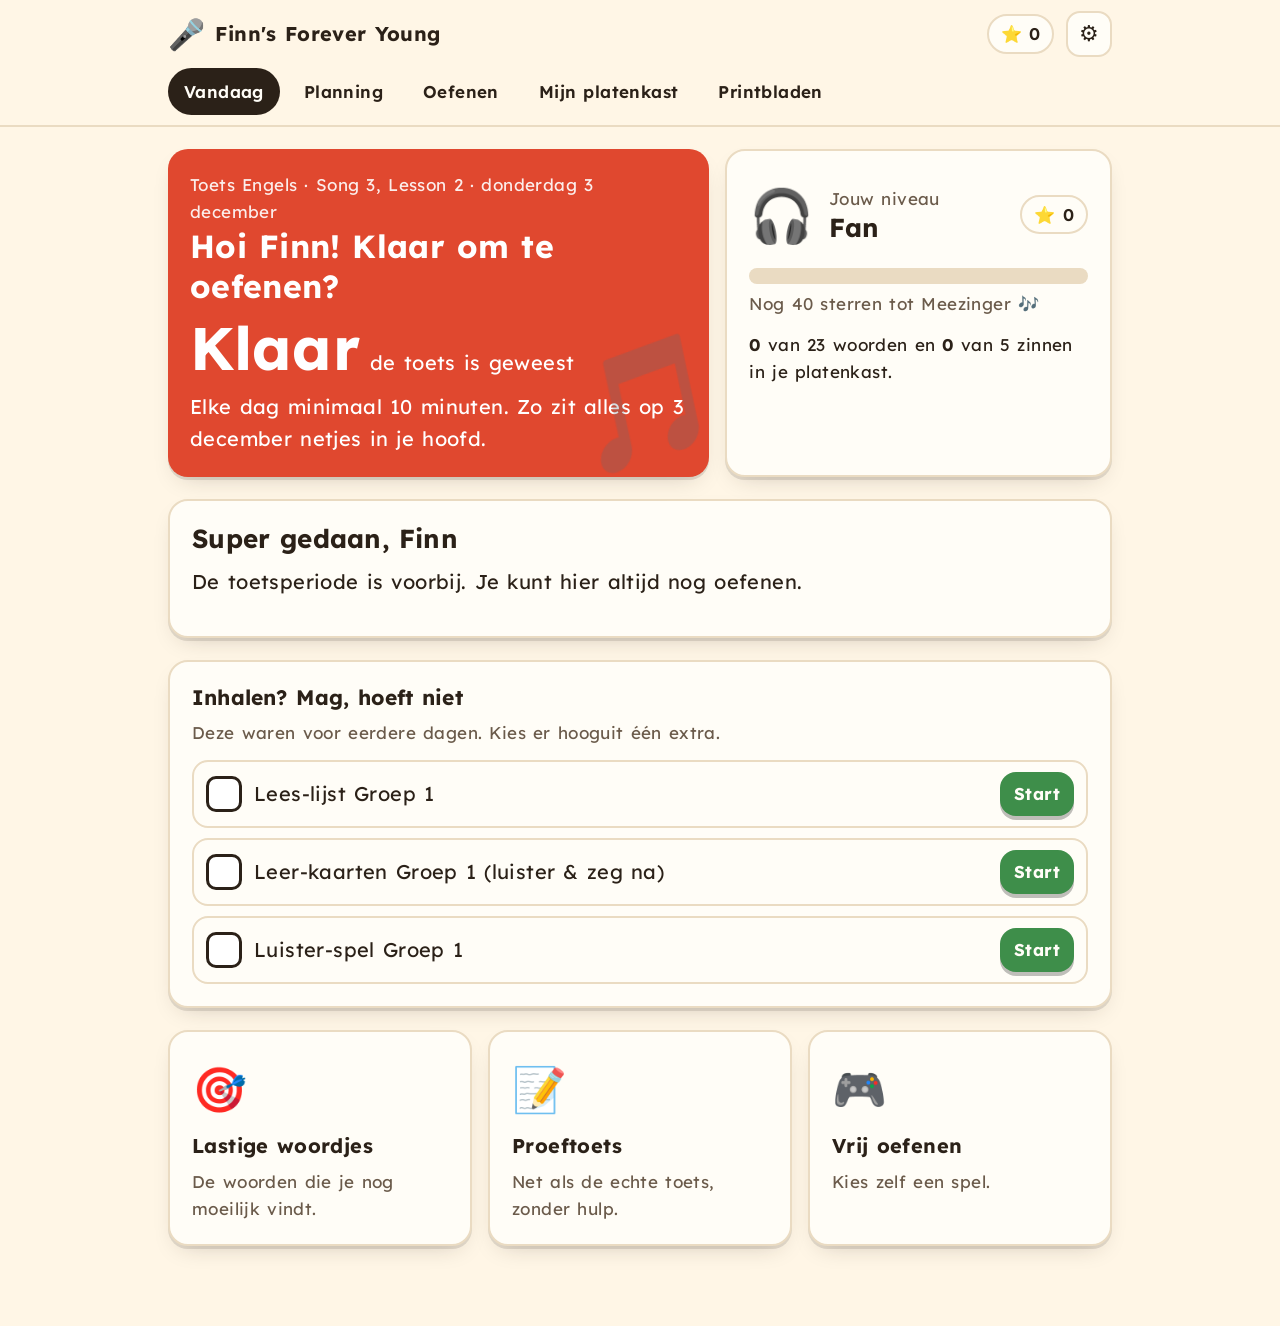
<file: index.html>
<!doctype html>
<html lang="nl">
<head>
<meta charset="utf-8">
<meta name="viewport" content="width=device-width,initial-scale=1">
<title>Finn's Forever Young – oefenen voor de toets</title>
<link rel="preconnect" href="https://fonts.googleapis.com">
<link rel="preconnect" href="https://fonts.gstatic.com" crossorigin>
<link href="https://fonts.googleapis.com/css2?family=Lexend:wght@400;500;600;700;800&display=swap" rel="stylesheet">
<link rel="stylesheet" href="styles.css">
<link rel="icon" href="data:image/svg+xml,<svg xmlns='http://www.w3.org/2000/svg' viewBox='0 0 100 100'><text y='.9em' font-size='90'>🎵</text></svg>">
</head>
<body>
<header class="top">
  <div class="in">
    <a class="brand" href="#home"><span class="hat" aria-hidden="true">🎤</span><span>Finn's Forever Young</span></a>
    <span class="pill" title="Sterren"><span aria-hidden="true">⭐</span><span id="starCount">0</span></span>
    <button class="iconbtn" id="setBtn" aria-label="Instellingen">⚙️</button>
  </div>
  <nav class="tabs" id="tabs">
    <a href="#home" data-t="home">Vandaag</a>
    <a href="#plan" data-t="plan">Planning</a>
    <a href="#modes" data-t="modes">Oefenen</a>
    <a href="#shelf" data-t="shelf">Mijn platenkast</a>
    <a href="print.html" target="_blank" rel="noopener">Printbladen</a>
  </nav>
</header>
<main class="wrap" id="app" aria-live="polite"></main>

<div class="modal" id="settings" role="dialog" aria-modal="true" aria-labelledby="setTitle">
  <div class="card">
    <h2 id="setTitle">Instellingen</h2>
    <div class="set"><span>Letters</span><div class="seg" data-k="big"><button data-v="0">Normaal</button><button data-v="1">Groot</button></div></div>
    <div class="set"><span>Voorleessnelheid</span><div class="seg" data-k="rate"><button data-v="0.6">Slak</button><button data-v="0.8">Rustig</button><button data-v="1">Normaal</button></div></div>
    <div class="set"><span>Engelse stem</span><select id="voiceSel"></select></div>
    <div class="set"><span>Opdrachten voorlezen (NL)</span><div class="seg" data-k="readNl"><button data-v="1">Aan</button><button data-v="0">Uit</button></div></div>
    <div class="set"><span>Plaatjes bij woorden</span><div class="seg" data-k="pics"><button data-v="1">Aan</button><button data-v="0">Uit</button></div></div>
    <div class="set"><span>Geluidjes</span><div class="seg" data-k="sfx"><button data-v="1">Aan</button><button data-v="0">Uit</button></div></div>
    <p class="small muted" style="margin-top:12px" id="persistNote"></p>
    <p class="small" style="margin-top:4px"><a href="#shelf" id="toSync" style="color:var(--sky);font-weight:700">Voortgang meenemen naar tablet of laptop →</a></p>
    <div class="row" style="justify-content:space-between">
      <button class="btn ghost" id="resetBtn">Alles opnieuw beginnen</button>
      <button class="btn" id="closeSet">Klaar</button>
    </div>
  </div>
</div>
<canvas id="confetti"></canvas>
<script src="data.js"></script>
<script src="storage.js"></script>
<script src="app.js"></script>
</body>
</html>
</file>
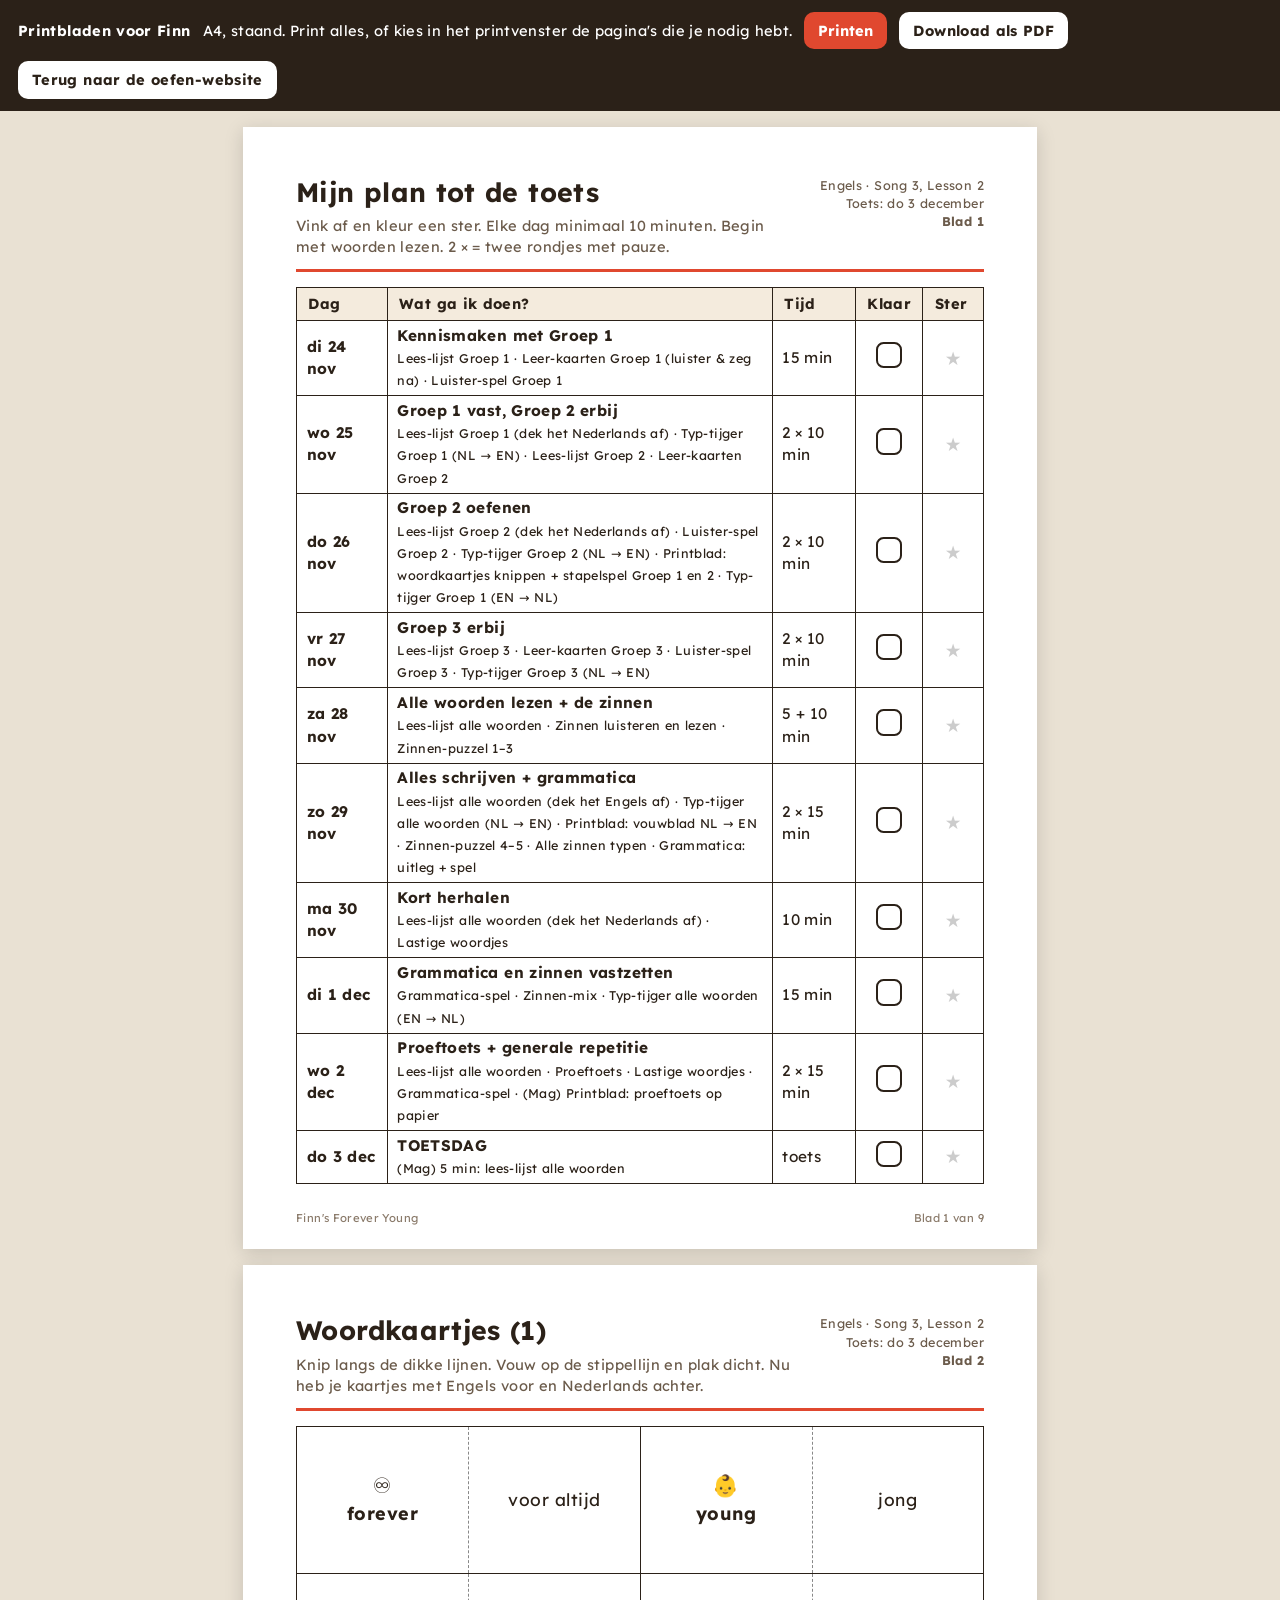
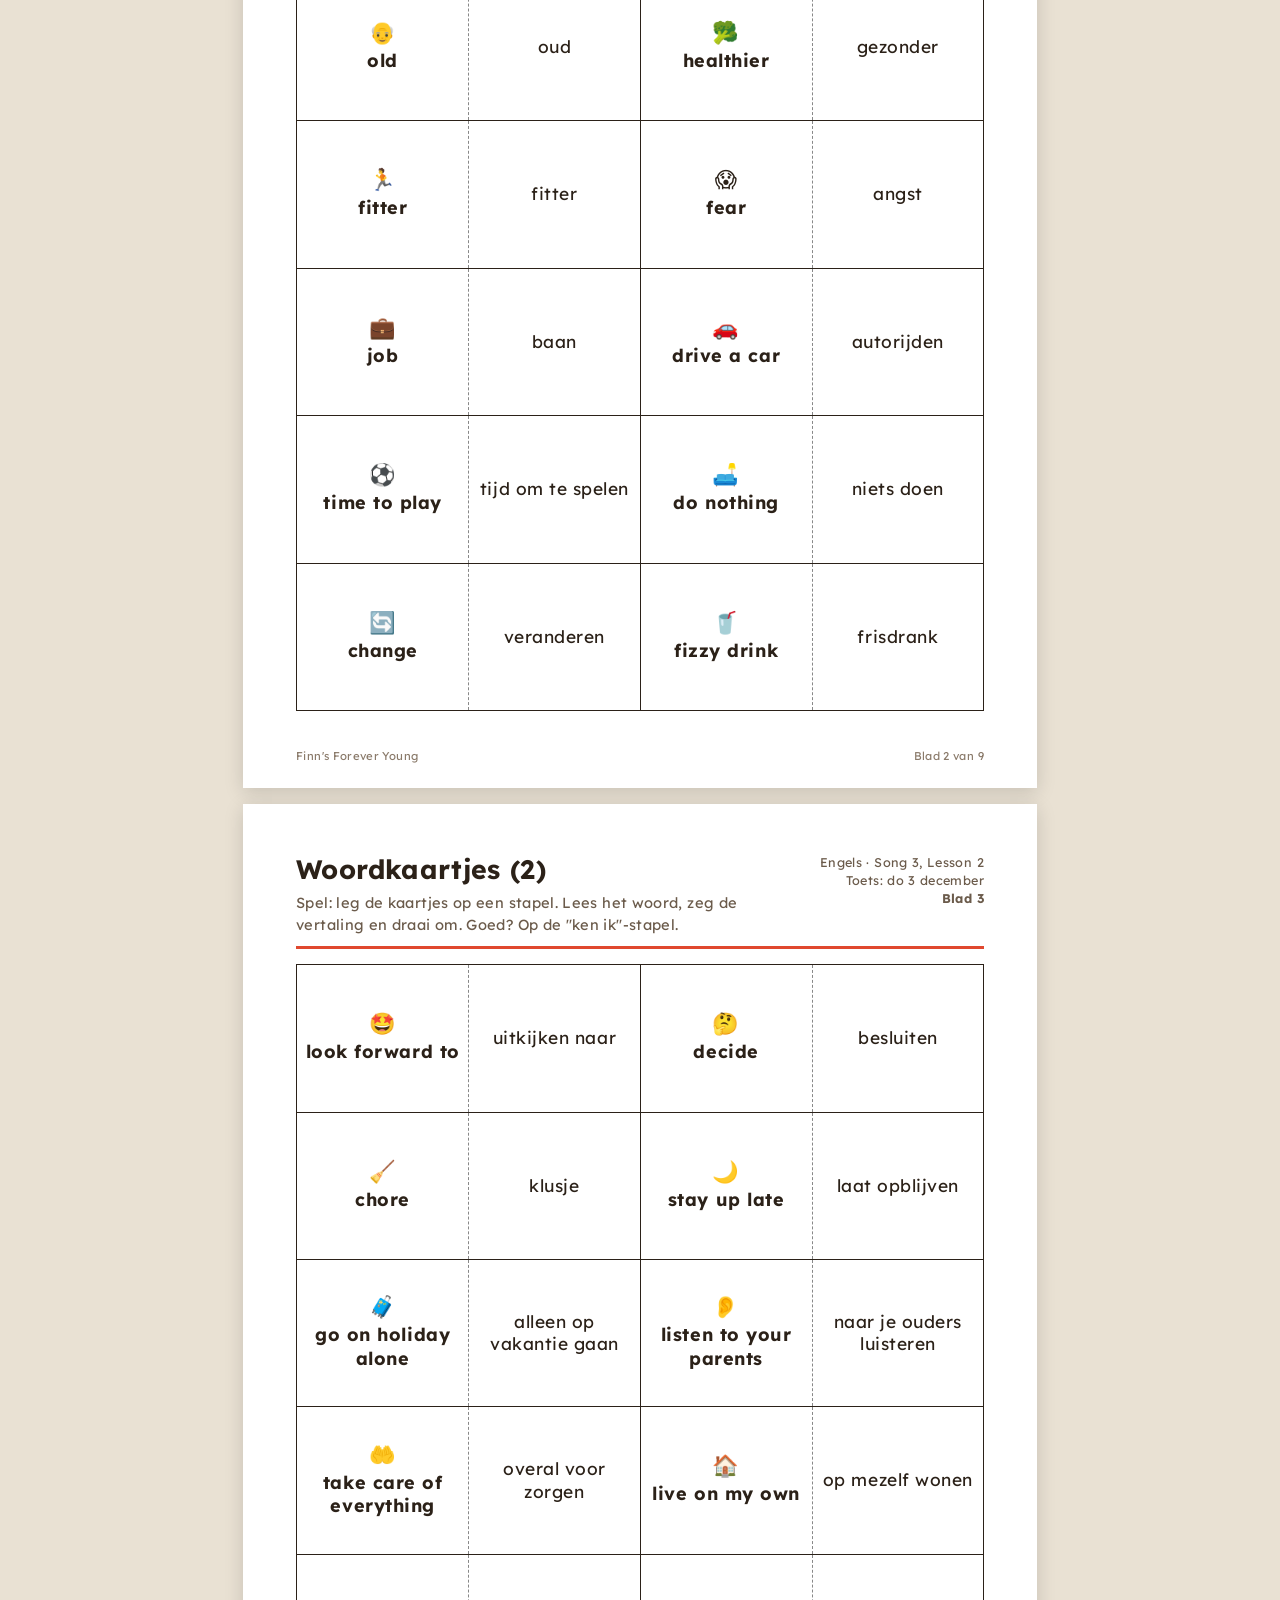
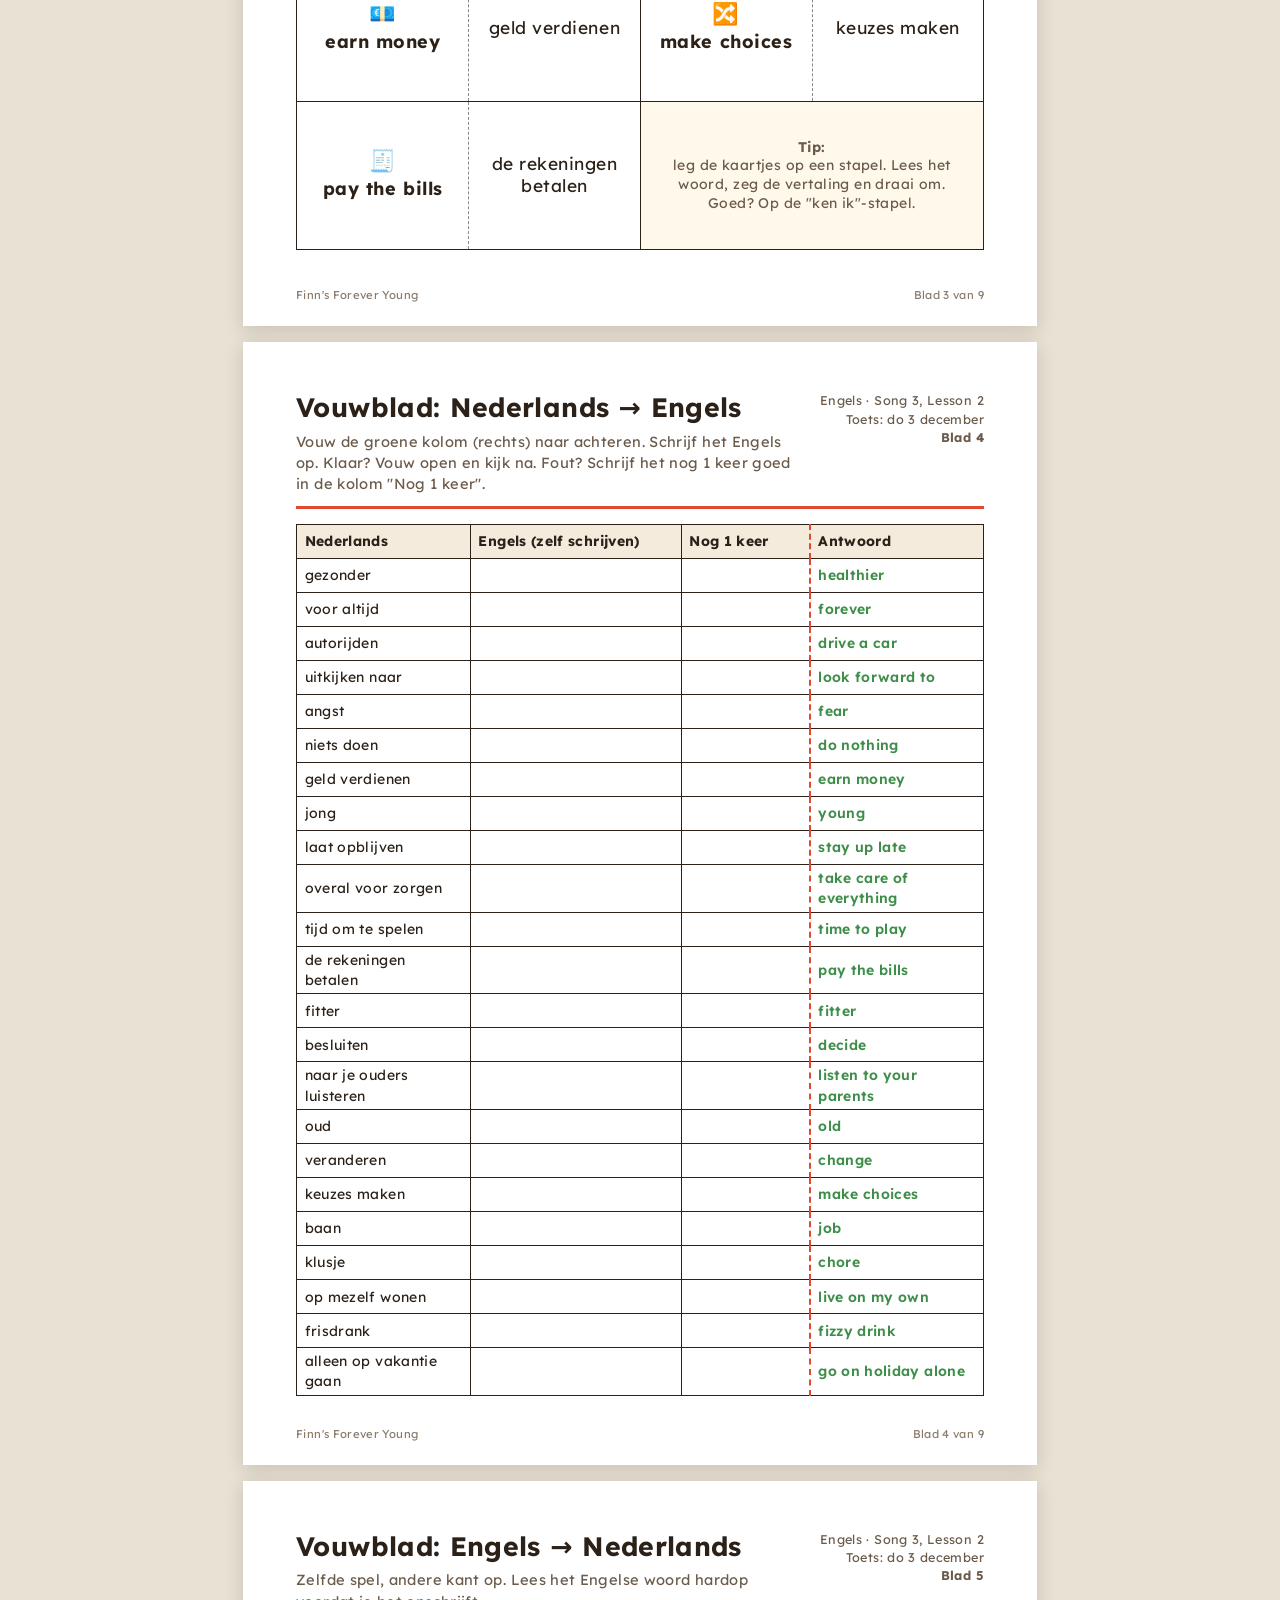
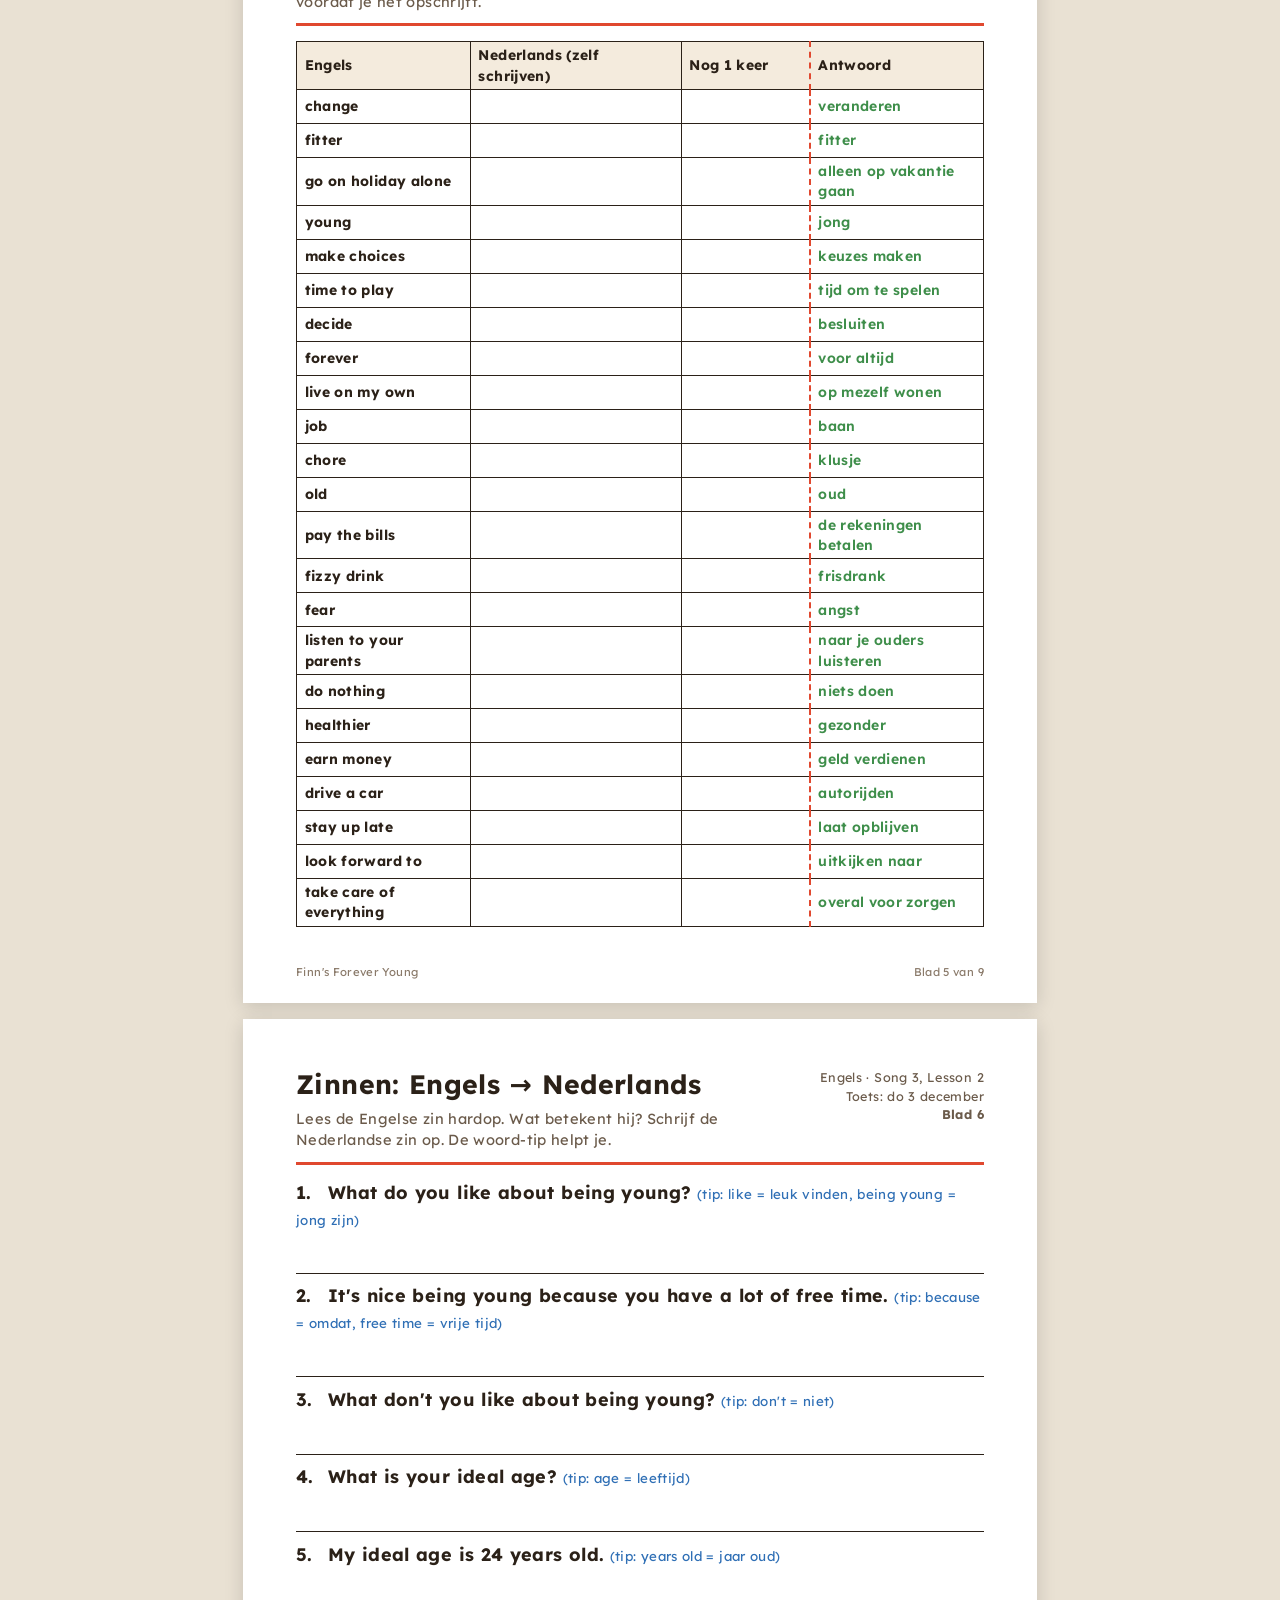
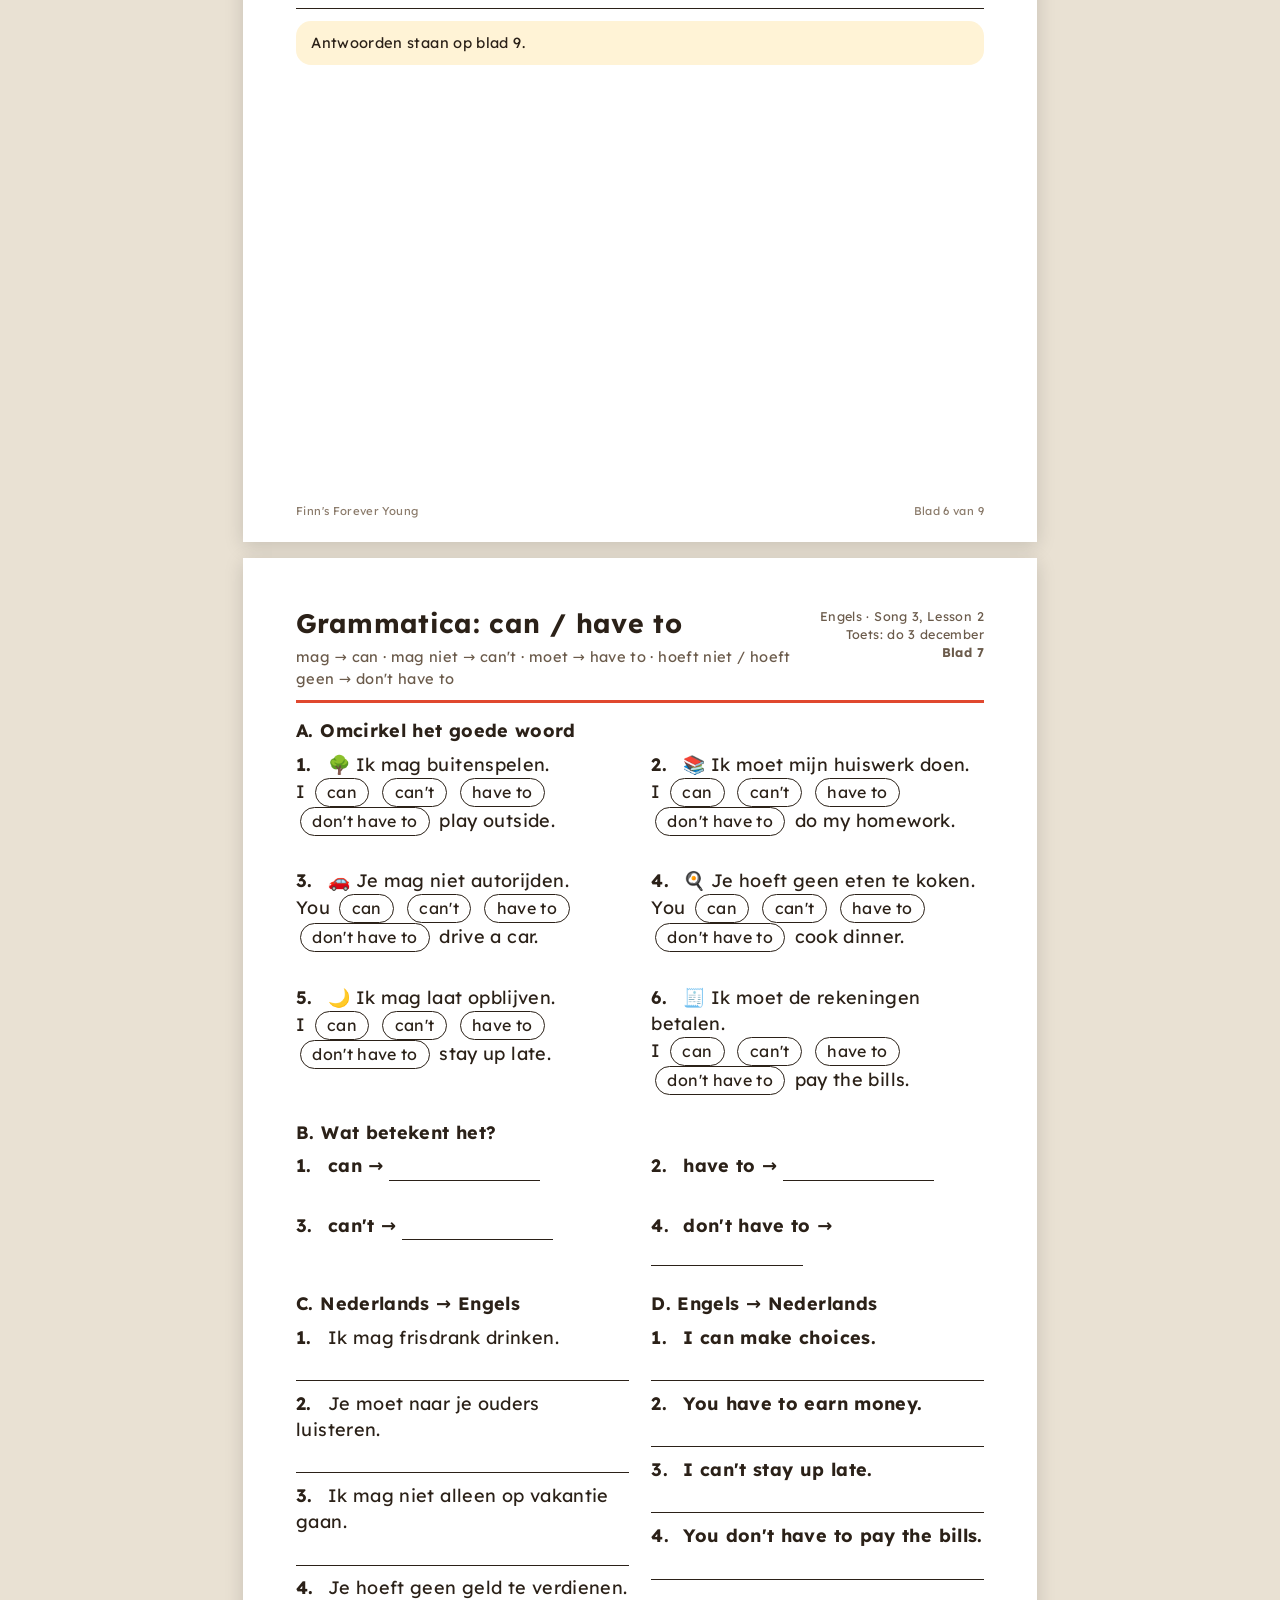
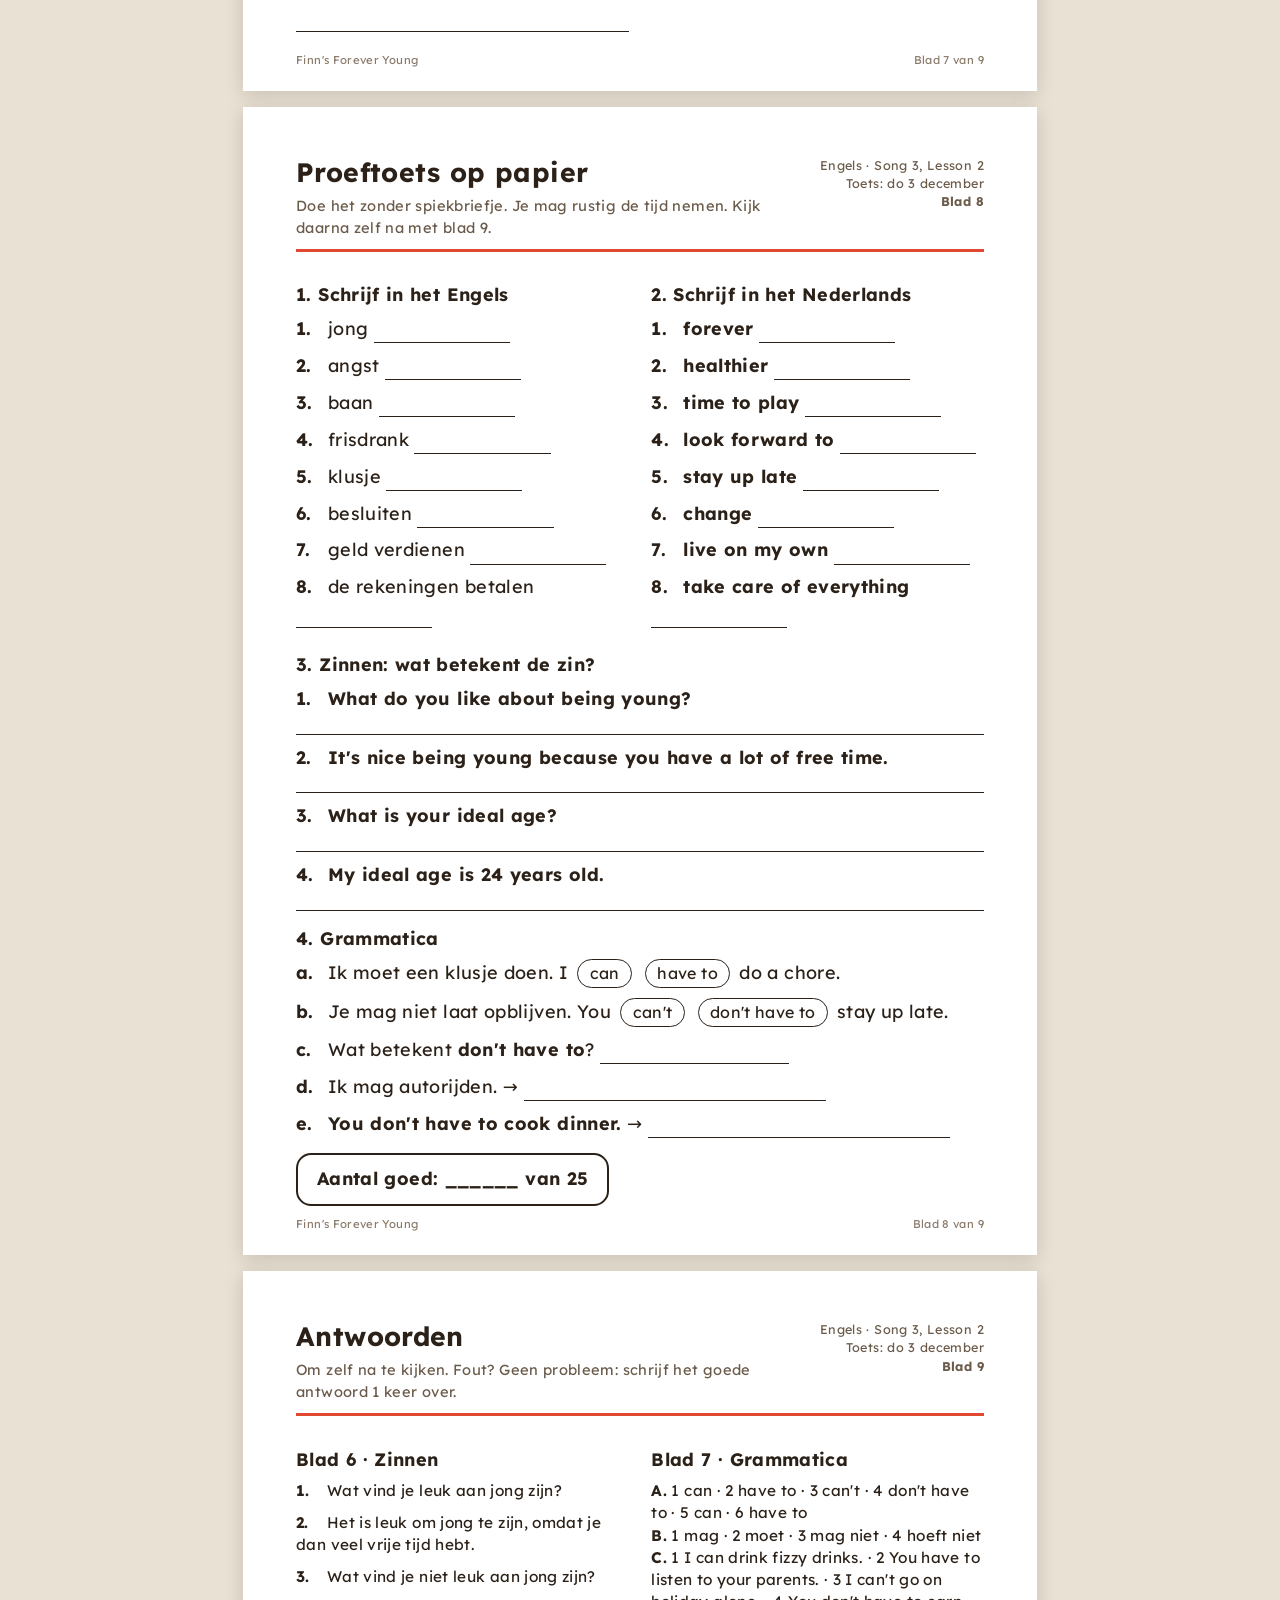
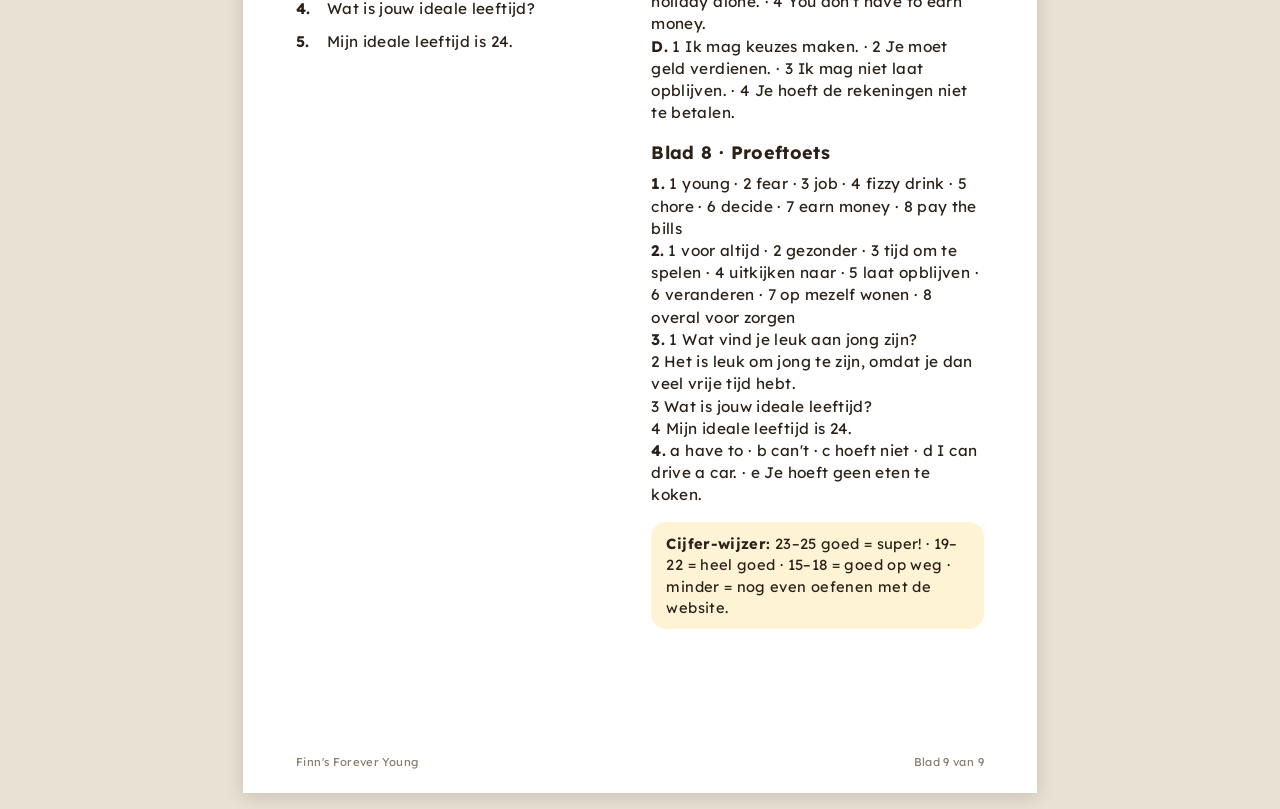
<file: print.html>
<!doctype html>
<html lang="nl">
<head>
<meta charset="utf-8">
<meta name="viewport" content="width=device-width,initial-scale=1">
<title>Printbladen – Finn's Forever Young</title>
<link rel="preconnect" href="https://fonts.googleapis.com">
<link rel="preconnect" href="https://fonts.gstatic.com" crossorigin>
<link href="https://fonts.googleapis.com/css2?family=Lexend:wght@400;600;700&display=swap" rel="stylesheet">
<style>
@page{size:A4;margin:13mm 14mm}
*{box-sizing:border-box}
body{font-family:'Lexend',system-ui,sans-serif;color:#2B2118;margin:0;background:#E9E1D3;letter-spacing:.02em;line-height:1.45;font-size:13.5pt}
.bar{position:sticky;top:0;background:#2B2118;color:#fff;padding:12px 18px;display:flex;gap:12px;align-items:center;flex-wrap:wrap;z-index:5;font-size:11pt}
.bar button,.bar a{font:inherit;font-weight:700;background:#E0482F;color:#fff;border:0;border-radius:10px;padding:8px 14px;cursor:pointer;text-decoration:none}
.bar a{background:#fff;color:#2B2118}
.page{width:210mm;min-height:297mm;margin:16px auto;background:#fff;padding:13mm 14mm;box-shadow:0 4px 18px rgba(0,0,0,.15);position:relative;overflow:hidden}
@media print{body{background:#fff;font-size:12.5pt}.bar{display:none}.page{margin:0;box-shadow:none;width:auto;min-height:0;padding:0;page-break-after:always;break-after:page}.page:last-child{page-break-after:auto;break-after:auto}}
h1{font-size:20pt;margin:0 0 2mm;line-height:1.2}
h2{font-size:13.5pt;margin:4mm 0 2mm}
.sub{color:#6B5B4B;font-size:11pt;margin:0 0 4mm}
.head{display:flex;justify-content:space-between;align-items:flex-start;border-bottom:3px solid #E0482F;padding-bottom:3mm;margin-bottom:4mm}
.head .nm{font-size:9.5pt;color:#6B5B4B;text-align:right;white-space:nowrap;padding-left:6mm}
.tip{background:#FFF3D6;border-radius:4mm;padding:3mm 4mm;font-size:11pt;margin:3mm 0}
table{width:100%;border-collapse:collapse}
table.vb td,table.vb th{padding:.8mm 2mm;font-size:10.5pt;height:9mm}
td,th{border:1.5px solid #2B2118;padding:1.4mm 3mm;vertical-align:middle;text-align:left}
th{background:#F4EBDD;font-size:11pt}
.wline{height:11mm}
.plan td{padding:1mm 2.5mm}
.fold{border-left:2.5px dashed #E0482F!important}
.ans{color:#3E8E4A;font-weight:600}
.chk{width:7mm;height:7mm;border:2px solid #2B2118;border-radius:2mm;display:inline-block}
.cards{display:grid;grid-template-columns:1fr 1fr;border-top:1.5px solid #2B2118;border-left:1.5px solid #2B2118}
.fc{display:grid;grid-template-columns:1fr 1fr;border-right:1.5px solid #2B2118;border-bottom:1.5px solid #2B2118;height:39mm;break-inside:avoid;page-break-inside:avoid}
.fc>div{display:flex;flex-direction:column;align-items:center;justify-content:center;text-align:center;padding:2.5mm 2mm;line-height:1.3;letter-spacing:.03em}
.fc .en{font-weight:700;font-size:13.5pt}
.fc .nl{font-size:13pt;border-left:1.5px dashed #888}
.fc .pic{font-size:16pt;line-height:1;margin-bottom:1.5mm}
.fc .lab{display:none}
.fc.empty{background:#FFF9EC}
.fc.empty>div{grid-column:1 / -1;font-size:10.5pt;color:#6B5B4B;padding:3mm 4mm;line-height:1.35}
.lines{border-bottom:1.5px solid #2B2118;height:11mm}
.q{margin:0 0 2.6mm}
.num{display:inline-block;width:7mm;font-weight:700}
.circle{display:inline-block;border:1.5px solid #2B2118;border-radius:99px;padding:.5mm 3mm;margin:0 1mm;font-size:12pt}
.two{display:grid;grid-template-columns:1fr 1fr;gap:6mm}
.score{border:2px solid #2B2118;border-radius:4mm;padding:3mm 5mm;display:inline-block;font-weight:700}
.foot{position:absolute;bottom:6mm;left:14mm;right:14mm;font-size:8.5pt;color:#8a7a6a;display:flex;justify-content:space-between}
@media print{.foot{display:none}}
.star{font-size:14pt;color:#ccc}
</style>
</head>
<body>
<div class="bar"><b>Printbladen voor Finn</b><span>A4, staand. Print alles, of kies in het printvenster de pagina's die je nodig hebt.</span><button onclick="print()">Printen</button><a href="Printbladen_Finn_Forever_Young.pdf" download>Download als PDF</a><a href="index.html">Terug naar de oefen-website</a></div>
<div id="pages"></div>
<script src="data.js"></script>
<script>
const L = LESSON, P = PLAN;
const esc = s => String(s).replace(/[&<>"]/g, c => ({'&':'&amp;','<':'&lt;','>':'&gt;','"':'&quot;'}[c]));
const head = (t, s, n) => `<div class="head"><div><h1>${t}</h1><p class="sub" style="margin:0">${s}</p></div><div class="nm">Engels · Song 3, Lesson 2<br>Toets: do 3 december<br><b>Blad ${n}</b></div></div>`;
const pages = [];

// 1 Planning
pages.push(`${head('Mijn plan tot de toets', 'Vink af en kleur een ster. Elke dag minimaal 10 minuten. Begin met woorden lezen. 2 × = twee rondjes met pauze.', 1)}
<table class="plan" style="font-size:11.5pt"><tr><th style="width:24mm">Dag</th><th>Wat ga ik doen?</th><th style="width:22mm">Tijd</th><th style="width:16mm">Klaar</th><th style="width:16mm">Ster</th></tr>
${P.map(d => `<tr><td><b>${esc(d.day)}</b></td><td><b>${esc(d.title)}</b><br><span style="font-size:9.5pt">${d.tasks.map(t => esc(t.text)).join(' · ')}</span></td><td>${d.test ? 'toets' : d.r2 ? (d.r1 === d.r2 ? '2 × ' + d.r1 : d.r1 + ' + ' + d.r2) + ' min' : d.min + ' min'}</td><td style="text-align:center"><span class="chk"></span></td><td style="text-align:center"><span class="star">★</span></td></tr>`).join('')}
</table>
`);

// 2-3 Woordkaartjes (12 op blad 2, 11 + tip op blad 3, vierkante vakjes)
const cardsHtml = ws => `<div class="cards">${ws.map(w => `<div class="fc"><div><span class="pic">${w.pic}</span><span class="en">${esc(w.en)}</span></div><div class="nl"><span>${esc(w.nl)}</span></div></div>`).join('')}${ws.length % 2 ? `<div class="fc empty"><div><b>Tip:</b> leg de kaartjes op een stapel. Lees het woord, zeg de vertaling en draai om. Goed? Op de "ken ik"-stapel.</div></div>` : ''}</div>`;
pages.push(`${head('Woordkaartjes (1)', 'Knip langs de dikke lijnen. Vouw op de stippellijn en plak dicht. Nu heb je kaartjes met Engels voor en Nederlands achter.', 2)}${cardsHtml(L.words.slice(0, 12))}`);
pages.push(`${head('Woordkaartjes (2)', 'Spel: leg de kaartjes op een stapel. Lees het woord, zeg de vertaling en draai om. Goed? Op de "ken ik"-stapel.', 3)}${cardsHtml(L.words.slice(12))}`);

// 4 Vouwblad NL->EN
const order1 = [3,0,7,12,5,9,20,1,15,18,8,22,4,13,17,2,10,21,6,14,19,11,16];
pages.push(`${head('Vouwblad: Nederlands → Engels', 'Vouw de groene kolom (rechts) naar achteren. Schrijf het Engels op. Klaar? Vouw open en kijk na. Fout? Schrijf het nog 1 keer goed in de kolom "Nog 1 keer".', 4)}
<table class="vb"><tr><th style="width:46mm">Nederlands</th><th>Engels (zelf schrijven)</th><th style="width:34mm">Nog 1 keer</th><th class="fold" style="width:46mm">Antwoord</th></tr>
${order1.map(i => L.words[i]).map(w => `<tr><td>${esc(w.nl)}</td><td></td><td></td><td class="fold ans">${esc(w.en)}</td></tr>`).join('')}</table>`);

// 5 Vouwblad EN->NL
const order2 = [10,4,16,1,21,8,13,0,19,6,14,2,22,11,5,17,9,3,20,7,15,12,18];
pages.push(`${head('Vouwblad: Engels → Nederlands', 'Zelfde spel, andere kant op. Lees het Engelse woord hardop voordat je het opschrijft.', 5)}
<table class="vb"><tr><th style="width:46mm">Engels</th><th>Nederlands (zelf schrijven)</th><th style="width:34mm">Nog 1 keer</th><th class="fold" style="width:46mm">Antwoord</th></tr>
${order2.map(i => L.words[i]).map(w => `<tr><td><b>${esc(w.en)}</b></td><td></td><td></td><td class="fold ans">${esc(w.nl)}</td></tr>`).join('')}</table>`);

// 6 Zinnen
pages.push(`${head('Zinnen: Engels → Nederlands', 'Lees de Engelse zin hardop. Wat betekent hij? Schrijf de Nederlandse zin op. De woord-tip helpt je.', 6)}
${L.phrases.map((p, i) => `<div class="q"><span class="num">${i + 1}.</span> <b>${esc(p.en)}</b> <span style="font-size:10pt;color:#2F6FB5">(tip: ${esc(p.tip)})</span><div class="lines"></div></div>`).join('')}
<div class="tip">Antwoorden staan op blad 9.</div>`);

// 7 Grammatica
const ln = w => `<span style="display:inline-block;width:${w}mm;border-bottom:1.5px solid #2B2118">&nbsp;</span>`;
const gA = [['🌳','Ik mag buitenspelen.','I ____ play outside.'],['📚','Ik moet mijn huiswerk doen.','I ____ do my homework.'],['🚗','Je mag niet autorijden.','You ____ drive a car.'],['🍳','Je hoeft geen eten te koken.','You ____ cook dinner.'],['🌙','Ik mag laat opblijven.','I ____ stay up late.'],['🧾','Ik moet de rekeningen betalen.','I ____ pay the bills.']];
pages.push(`${head('Grammatica: can / have to', "mag → can · mag niet → can't · moet → have to · hoeft niet / hoeft geen → don't have to", 7)}
<h2>A. Omcirkel het goede woord</h2>
<div class="two">${gA.map((g, i) => `<div class="q"><span class="num">${i + 1}.</span> ${g[0]} ${g[1]}<br>${g[2].replace('____', '<span class="circle">can</span> <span class="circle">can\'t</span> <span class="circle">have to</span> <span class="circle">don\'t have to</span>')}</div>`).join('')}</div>
<h2>B. Wat betekent het?</h2>
<div class="two">${['can →','have to →',"can't →","don't have to →"].map((x,i)=>`<div class="q"><span class="num">${i+1}.</span> <b>${x}</b> ${ln(40)}</div>`).join('')}</div>
<div class="two"><div><h2>C. Nederlands → Engels</h2>
${['Ik mag frisdrank drinken.','Je moet naar je ouders luisteren.','Ik mag niet alleen op vakantie gaan.','Je hoeft geen geld te verdienen.'].map((s,i)=>`<div class="q"><span class="num">${i+1}.</span> ${s}<div class="lines" style="height:8mm"></div></div>`).join('')}</div><div>
<h2>D. Engels → Nederlands</h2>
${["I can make choices.","You have to earn money.","I can't stay up late.","You don't have to pay the bills."].map((s,i)=>`<div class="q"><span class="num">${i+1}.</span> <b>${s}</b><div class="lines" style="height:8mm"></div></div>`).join('')}</div></div>`);

// 8 Proeftoets
const tNE = ['young','fear','job','fizzy','chore','decide','earn','bills'].map(id => L.words.find(w => w.id === id));
const tEN = ['forever','healthier','timetoplay','lookfwd','stayup','change','liveown','takecare'].map(id => L.words.find(w => w.id === id));
const tP = [L.phrases[0], L.phrases[1], L.phrases[3], L.phrases[4]];
pages.push(`${head('Proeftoets op papier', 'Doe het zonder spiekbriefje. Je mag rustig de tijd nemen. Kijk daarna zelf na met blad 9.', 8)}
<div class="two"><div><h2>1. Schrijf in het Engels</h2>${tNE.map((w,i)=>`<div class="q"><span class="num">${i+1}.</span> ${esc(w.nl)} ${ln(36)}</div>`).join('')}</div>
<div><h2>2. Schrijf in het Nederlands</h2>${tEN.map((w,i)=>`<div class="q"><span class="num">${i+1}.</span> <b>${esc(w.en)}</b> ${ln(36)}</div>`).join('')}</div></div>
<h2>3. Zinnen: wat betekent de zin?</h2>${tP.map((p,i)=>`<div class="q"><span class="num">${i+1}.</span> <b>${esc(p.en)}</b><div class="lines" style="height:6mm"></div></div>`).join('')}
<h2>4. Grammatica</h2>
<div class="q"><span class="num">a.</span> Ik moet een klusje doen. I <span class="circle">can</span> <span class="circle">have to</span> do a chore.</div>
<div class="q"><span class="num">b.</span> Je mag niet laat opblijven. You <span class="circle">can't</span> <span class="circle">don't have to</span> stay up late.</div>
<div class="q"><span class="num">c.</span> Wat betekent <b>don't have to</b>? ${ln(50)}</div>
<div class="q"><span class="num">d.</span> Ik mag autorijden. → ${ln(80)}</div>
<div class="q"><span class="num">e.</span> <b>You don't have to cook dinner.</b> → ${ln(80)}</div>
<div style="margin-top:4mm"><span class="score">Aantal goed: ______ van 25</span></div>`);

// 9 Antwoorden
pages.push(`${head('Antwoorden', 'Om zelf na te kijken. Fout? Geen probleem: schrijf het goede antwoord 1 keer over.', 9)}
<div class="two"><div>
<h2>Blad 6 · Zinnen</h2>${L.phrases.map((p,i)=>`<div class="q" style="font-size:11.5pt"><span class="num">${i+1}.</span> ${esc(p.nl)}</div>`).join('')}
</div><div>
<h2>Blad 7 · Grammatica</h2>
<div style="font-size:11.5pt"><b>A.</b> 1 can · 2 have to · 3 can't · 4 don't have to · 5 can · 6 have to<br>
<b>B.</b> 1 mag · 2 moet · 3 mag niet · 4 hoeft niet<br>
<b>C.</b> 1 I can drink fizzy drinks. · 2 You have to listen to your parents. · 3 I can't go on holiday alone. · 4 You don't have to earn money.<br>
<b>D.</b> 1 Ik mag keuzes maken. · 2 Je moet geld verdienen. · 3 Ik mag niet laat opblijven. · 4 Je hoeft de rekeningen niet te betalen.</div>
<h2>Blad 8 · Proeftoets</h2>
<div style="font-size:11.5pt"><b>1.</b> ${tNE.map((w,i)=>`${i+1} ${esc(w.en)}`).join(' · ')}<br>
<b>2.</b> ${tEN.map((w,i)=>`${i+1} ${esc(w.nl)}`).join(' · ')}<br>
<b>3.</b> ${tP.map((p,i)=>`${i+1} ${esc(p.nl)}`).join('<br>')}<br>
<b>4.</b> a have to · b can't · c hoeft niet · d I can drive a car. · e Je hoeft geen eten te koken.</div>
<div class="tip" style="margin-top:4mm;font-size:11pt"><b>Cijfer-wijzer:</b> 23–25 goed = super! · 19–22 = heel goed · 15–18 = goed op weg · minder = nog even oefenen met de website.</div>
</div></div>`);

document.getElementById('pages').innerHTML = pages.map((p, i) => `<section class="page">${p}<div class="foot"><span>Finn's Forever Young</span><span>Blad ${i + 1} van ${pages.length}</span></div></section>`).join('');
</script>
</body>
</html>
</file>
<file: styles.css>
:root{
  --bg:#FFF6E6; --paper:#FFFDF7; --ink:#2B2118; --muted:#6B5B4B; --line:#EADBC2;
  --tomato:#E0482F; --tomato-soft:#FCE1DA; --mustard:#E9A517; --mustard-soft:#FCEFC9;
  --leaf:#3E8E4A; --leaf-soft:#DDF0DC; --sky:#2F6FB5; --sky-soft:#DDE9F7; --plum:#7A4AA8;
  --ok:#2E8B3E; --almost:#C98400; --radius:20px; --shadow:0 3px 0 rgba(43,33,24,.12), 0 10px 24px -12px rgba(43,33,24,.25);
  --fs:20px;
}
html.big{ --fs:24px }
*{box-sizing:border-box}
html{font-size:var(--fs)}
body{margin:0;background:var(--bg);color:var(--ink);font-family:'Lexend',system-ui,sans-serif;line-height:1.6;letter-spacing:.02em;word-spacing:.08em;-webkit-font-smoothing:antialiased}
button,input{font:inherit;color:inherit;letter-spacing:inherit}
button{cursor:pointer}
:focus-visible{outline:4px solid var(--sky);outline-offset:3px;border-radius:12px}
.wrap{max-width:980px;margin:0 auto;padding:0 18px 80px}

/* Top bar */
.top{position:sticky;top:0;z-index:20;background:rgba(255,246,230,.94);backdrop-filter:blur(6px);border-bottom:2px solid var(--line)}
.top .in{max-width:980px;margin:0 auto;padding:10px 18px;display:flex;gap:12px;align-items:center}
.brand{display:flex;align-items:center;gap:10px;font-weight:700;font-size:1rem;text-decoration:none;color:var(--ink);margin-right:auto}
.brand .hat{font-size:1.5rem}
.pill{display:inline-flex;align-items:center;gap:6px;background:var(--paper);border:2px solid var(--line);border-radius:999px;padding:4px 12px;font-weight:600;font-size:.85rem;white-space:nowrap}
.iconbtn{background:var(--paper);border:2px solid var(--line);border-radius:14px;width:46px;height:46px;display:grid;place-items:center;font-size:1.1rem}
nav.tabs{display:flex;gap:8px;max-width:980px;margin:0 auto;padding:0 18px 10px;overflow-x:auto}
nav.tabs a{flex:0 0 auto;text-decoration:none;color:var(--ink);font-weight:600;font-size:.85rem;padding:8px 14px;border-radius:999px;border:2px solid transparent}
nav.tabs a.on{background:var(--ink);color:var(--paper)}
nav.tabs a:not(.on):hover{border-color:var(--line)}

h1,h2,h3{line-height:1.25;margin:0 0 .4em;letter-spacing:.01em}
h1{font-size:1.7rem} h2{font-size:1.3rem} h3{font-size:1.05rem}
p{margin:0 0 .8em}
.muted{color:var(--muted)}
.small{font-size:.85rem}

.card{background:var(--paper);border:2px solid var(--line);border-radius:var(--radius);padding:22px;box-shadow:var(--shadow)}
.grid{display:grid;gap:16px}
.g2{grid-template-columns:repeat(auto-fit,minmax(260px,1fr))}
.g3{grid-template-columns:repeat(auto-fit,minmax(200px,1fr))}
section{margin-top:22px}

.btn{display:inline-flex;align-items:center;justify-content:center;gap:10px;border:0;border-radius:16px;padding:14px 22px;font-weight:700;font-size:1rem;background:var(--ink);color:var(--paper);box-shadow:0 4px 0 rgba(0,0,0,.25);transition:transform .08s, box-shadow .08s;text-decoration:none;min-height:56px}
.btn:active{transform:translateY(3px);box-shadow:0 1px 0 rgba(0,0,0,.25)}
.btn.tomato{background:var(--tomato)} .btn.leaf{background:var(--leaf)} .btn.mustard{background:var(--mustard);color:var(--ink)} .btn.sky{background:var(--sky)}
.btn.ghost{background:var(--paper);color:var(--ink);border:2px solid var(--line);box-shadow:0 3px 0 var(--line)}
.btn.block{width:100%}
.btn[disabled]{opacity:.45;cursor:not-allowed}
.row{display:flex;gap:12px;flex-wrap:wrap;align-items:center}
.center{text-align:center}

/* Hero */
.hero{margin-top:22px;display:grid;grid-template-columns:1.4fr 1fr;gap:16px}
@media (max-width:760px){.hero{grid-template-columns:1fr}}
.hero .welcome{background:var(--tomato);color:#fff;border:0;position:relative;overflow:hidden}
.hero .welcome h1{font-size:1.6rem}
.hero .welcome .deco{position:absolute;right:-10px;bottom:-18px;font-size:6rem;opacity:.25;transform:rotate(-12deg)}
.count{display:flex;align-items:baseline;gap:10px}
.count b{font-size:3rem;line-height:1}
.chef{display:flex;gap:14px;align-items:center}
.chef .lvl{font-size:2.6rem}
.bar{height:16px;background:var(--line);border-radius:999px;overflow:hidden}
.bar>i{display:block;height:100%;background:var(--leaf);border-radius:999px;transition:width .4s}

/* Mission */
.mission{border-color:var(--mustard);background:var(--mustard-soft)}
.task{display:flex;align-items:center;gap:12px;background:var(--paper);border:2px solid var(--line);border-radius:16px;padding:10px 12px;margin-top:10px}
.task .chk{width:36px;height:36px;border-radius:10px;border:3px solid var(--ink);display:grid;place-items:center;font-weight:800;flex:0 0 auto;background:#fff}
.task.done .chk{background:var(--leaf);border-color:var(--leaf);color:#fff}
.task.done .txt{text-decoration:line-through;color:var(--muted)}
.task .txt{flex:1}
.task .go{padding:8px 14px;min-height:44px;font-size:.85rem}
.tag{display:inline-block;font-size:.72rem;font-weight:700;padding:2px 10px;border-radius:999px;background:var(--line)}
.tag.busy{background:var(--sky-soft);color:var(--sky)} .tag.rest{background:var(--leaf-soft);color:var(--leaf)} .tag.test{background:var(--tomato);color:#fff}

/* Plan */
.day{display:grid;grid-template-columns:120px 1fr;gap:16px;padding:16px;border-radius:var(--radius);background:var(--paper);border:2px solid var(--line)}
.day.today{border-color:var(--tomato);box-shadow:0 0 0 4px var(--tomato-soft)}
.day.past{opacity:.75}
.day .d{font-weight:700}
@media (max-width:600px){.day{grid-template-columns:1fr;gap:6px}}

/* Practice */
.stage{max-width:720px;margin:22px auto 0}
.progress{display:flex;gap:6px;margin:6px 0 16px}
.progress i{flex:1;height:10px;border-radius:99px;background:var(--line)}
.progress i.ok{background:var(--leaf)} .progress i.bad{background:var(--mustard)} .progress i.now{background:var(--ink)}
.q{text-align:center;padding:28px 22px}
.q .pic{font-size:4.2rem;line-height:1.1}
.q .word{font-size:2.3rem;font-weight:700;margin:6px 0;word-break:break-word}
.q .sent{font-size:1.35rem;font-weight:600;margin:8px 0}
.q .lang{font-size:.8rem;font-weight:700;text-transform:uppercase;letter-spacing:.12em;color:var(--muted)}
.syl{font-size:1.1rem;color:var(--sky);font-weight:600}
.speak{display:inline-flex;align-items:center;gap:8px;border:2px solid var(--sky);background:var(--sky-soft);color:var(--sky);border-radius:999px;padding:8px 16px;font-weight:700;font-size:.9rem;min-height:48px}
.speak.slow{border-color:var(--plum);color:var(--plum);background:#EFE6F7}
.opts{display:grid;grid-template-columns:1fr 1fr;gap:12px;margin-top:18px}
@media (max-width:520px){.opts{grid-template-columns:1fr}}
.opt{background:var(--paper);border:3px solid var(--line);border-radius:18px;padding:16px;font-weight:700;font-size:1.05rem;min-height:70px;text-align:center;box-shadow:0 3px 0 var(--line)}
.opt:hover{border-color:var(--ink)}
.opt.right{background:var(--leaf-soft);border-color:var(--leaf)}
.opt.wrong{background:var(--mustard-soft);border-color:var(--mustard)}
.answer{width:100%;font-size:1.6rem;font-weight:600;padding:14px 18px;border-radius:16px;border:3px solid var(--ink);background:#fff;text-align:center;letter-spacing:.06em}
.answer.ok{border-color:var(--leaf);background:var(--leaf-soft)}
.boxes{display:flex;justify-content:center;gap:6px;flex-wrap:wrap;margin:12px 0}
.boxes span{width:30px;height:38px;border-bottom:4px solid var(--ink);display:grid;place-items:end center;font-weight:700;font-size:1.2rem}
.boxes span.sp{border:0;width:16px}
.boxes span.shown{color:var(--sky)}
.feedback{margin-top:16px;border-radius:18px;padding:16px 18px;font-weight:600;text-align:left}
.feedback.ok{background:var(--leaf-soft);color:#1E5C29}
.feedback.almost{background:var(--mustard-soft);color:#6B4700}
.feedback.learn{background:var(--sky-soft);color:#1C4673}
.diff{font-size:1.5rem;letter-spacing:.12em;font-weight:700;margin:6px 0}
.diff .x{background:var(--mustard);color:var(--ink);border-radius:4px;padding:0 2px}
.tiles{display:flex;flex-wrap:wrap;gap:10px;justify-content:center;margin-top:14px}
.tile{background:#fff;border:3px solid var(--line);border-radius:14px;padding:10px 16px;font-weight:700;box-shadow:0 3px 0 var(--line);min-height:52px}
.tile.used{visibility:hidden}
.built{min-height:76px;border:3px dashed var(--line);border-radius:18px;padding:10px;display:flex;flex-wrap:wrap;gap:10px;justify-content:center;align-items:center;background:var(--paper)}
.built .tile{border-color:var(--ink)}
.built:empty::before{content:'Tik de woorden in de goede volgorde';color:var(--muted);font-weight:500;font-size:.9rem}
.combo{position:fixed;left:50%;top:90px;transform:translateX(-50%);background:var(--ink);color:#fff;padding:10px 20px;border-radius:999px;font-weight:800;z-index:50;animation:pop .9s ease forwards;pointer-events:none}
@keyframes pop{0%{opacity:0;transform:translate(-50%,10px) scale(.8)}20%{opacity:1;transform:translate(-50%,0) scale(1.08)}80%{opacity:1}100%{opacity:0;transform:translate(-50%,-14px)}}
.flip{perspective:1000px}
.coach{display:flex;gap:12px;align-items:flex-start;background:var(--paper);border:2px solid var(--line);border-radius:18px;padding:14px 16px;margin-top:16px}
.coach .face{font-size:2rem;line-height:1}

/* Shelf */
.shelf{display:grid;grid-template-columns:repeat(auto-fill,minmax(140px,1fr));gap:12px}
.jar{background:var(--paper);border:2px solid var(--line);border-radius:18px;padding:12px;text-align:center}
.jar .p{font-size:2.2rem;filter:grayscale(1);opacity:.35}
.jar.got .p{filter:none;opacity:1}
.jar.got{border-color:var(--leaf);background:var(--leaf-soft)}
.jar .dots{display:flex;gap:4px;justify-content:center;margin-top:4px}
.jar .dots i{width:10px;height:10px;border-radius:50%;background:var(--line)}
.jar .dots i.on{background:var(--leaf)}
.badge{display:flex;gap:12px;align-items:center;padding:12px;border-radius:16px;border:2px solid var(--line);background:var(--paper)}
.badge .b{font-size:2rem;filter:grayscale(1);opacity:.35}
.badge.got{border-color:var(--mustard);background:var(--mustard-soft)}
.badge.got .b{filter:none;opacity:1}

/* Modes */
.mode{display:flex;flex-direction:column;gap:6px;text-decoration:none;color:var(--ink)}
.mode .ic{font-size:2.2rem}
.mode:hover{border-color:var(--ink)}

/* Grammar explain */
.gx{display:grid;grid-template-columns:1fr 1fr;gap:12px}
@media (max-width:600px){.gx{grid-template-columns:1fr}}
.gx .side{border-radius:16px;padding:14px;border:2px solid var(--line)}
.gx .one{background:var(--tomato-soft)} .gx .more{background:var(--sky-soft)}
.gx b.k{color:var(--tomato)} .gx .more b.k{color:var(--sky)}

/* modal */
.modal{position:fixed;inset:0;background:rgba(43,33,24,.45);display:none;align-items:center;justify-content:center;z-index:60;padding:16px}
.modal.on{display:flex}
.modal .card{max-width:520px;width:100%;max-height:90vh;overflow:auto}
.set{display:flex;justify-content:space-between;align-items:center;gap:12px;padding:12px 0;border-bottom:2px solid var(--line)}
.seg{display:flex;border:2px solid var(--line);border-radius:12px;overflow:hidden}
.seg button{border:0;background:var(--paper);padding:8px 12px;font-weight:600;font-size:.85rem}
.seg button.on{background:var(--ink);color:var(--paper)}
select{font:inherit;font-size:.85rem;padding:8px;border-radius:10px;border:2px solid var(--line);max-width:220px}

canvas#confetti{position:fixed;inset:0;pointer-events:none;z-index:70}
.result .big{font-size:3.4rem;font-weight:800;line-height:1}
.hide{display:none!important}

a.small{color:var(--ink);font-weight:600;text-decoration:none;border-bottom:2px solid var(--line)}
@media (max-width:480px){html{--fs:18px} html.big{--fs:21px} .card{padding:16px} .task{flex-wrap:wrap} .q .word{font-size:2rem}}

.rnd{display:flex;align-items:center;gap:10px;margin-top:14px}
.rnd-l{font-weight:800;font-size:.85rem;background:var(--mustard-soft);border:2px solid var(--mustard);border-radius:999px;padding:2px 10px}
table.rl{width:100%;border-collapse:collapse}
table.rl td{padding:8px 6px;border-bottom:2px solid var(--line);vertical-align:middle;font-size:1.15rem}
table.rl td:first-child{width:52px}
table.rl td.nl{color:var(--leaf);font-weight:700}
table.rl td[data-rev]{cursor:pointer}
table.rl td.cov{background:var(--line);color:transparent;border-radius:8px}
table.rl td.cov *{color:transparent}
table.rl tr.now td{background:var(--mustard-soft)}
</file>
